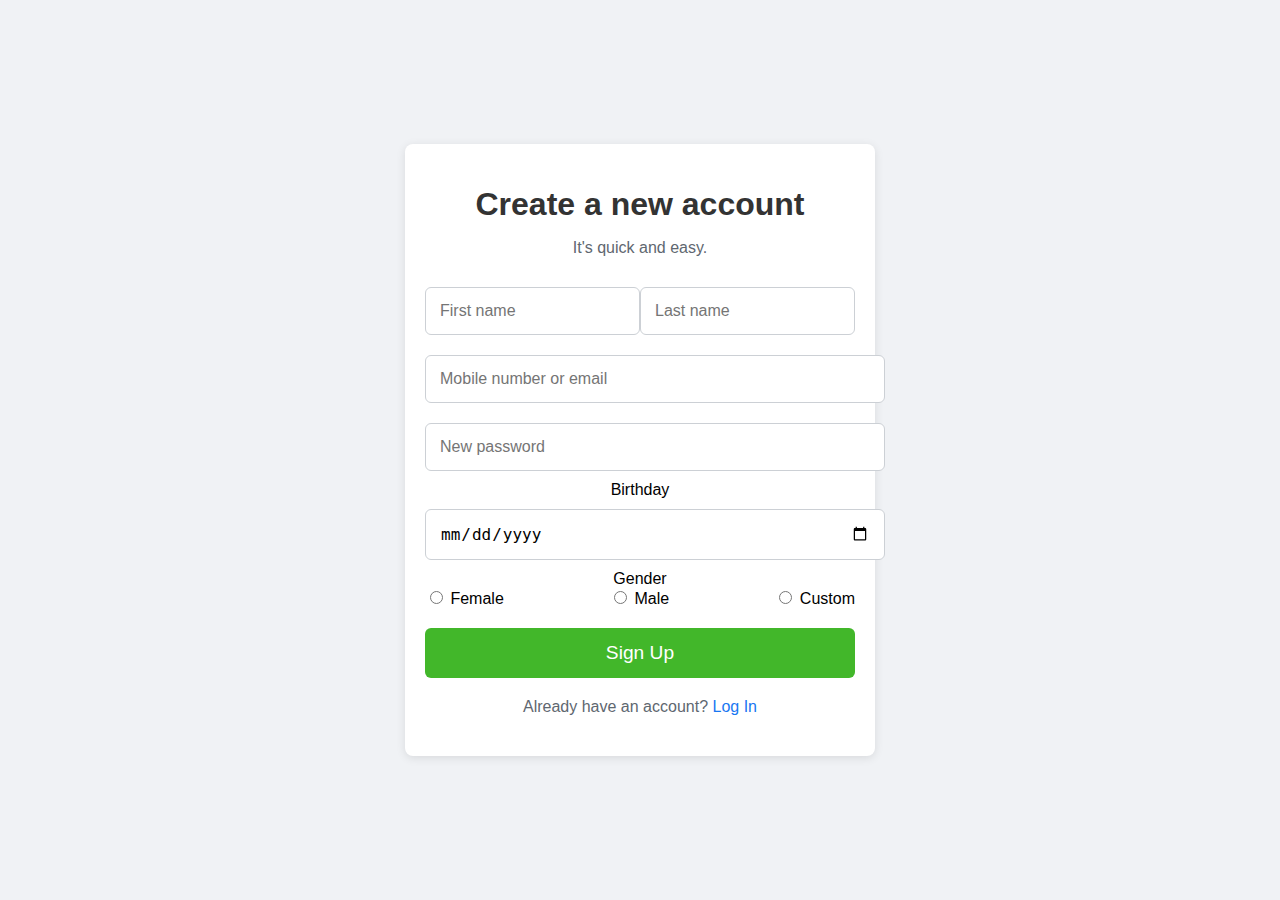
<file: user.html>
<!DOCTYPE html>
<html lang="en">
<head>
    <meta charset="UTF-8">
    <meta name="viewport" content="width=device-width, initial-scale=1.0">
    <title>Sign Up for Facebook</title>
    <style>
        body {
            font-family: Arial, sans-serif;
            background-color: #f0f2f5;
            display: flex;
            justify-content: center;
            align-items: center;
            height: 100vh;
            margin: 0;
        }
        .container {
            width: 430px;
            background-color: white;
            border-radius: 8px;
            box-shadow: 0 2px 10px rgba(0, 0, 0, 0.1);
            padding: 20px;
            text-align: center;
        }
        .container h1 {
            color: #333;
            margin-bottom: 10px;
        }
        .container p {
            color: #606770;
            font-size: 1rem;
            margin-bottom: 20px;
        }
        .input {
            width: 100%;
            margin: 10px 0;
            padding: 14px;
            font-size: 1rem;
            border: 1px solid #ccd0d5;
            border-radius: 6px;
        }
        .name {
            display: flex;
            justify-content: space-between;
        }
        .name .input {
            width: 48%;
        }
        .select {
            width: 100%;
            margin: 10px 0;
            padding: 14px;
            font-size: 1rem;
            border: 1px solid #ccd0d5;
            border-radius: 6px;
        }
        .signup-btn {
            width: 100%;
            padding: 14px;
            font-size: 1.2rem;
            color: white;
            background-color: #42b72a;
            border: none;
            border-radius: 6px;
            cursor: pointer;
            margin-top: 20px;
        }
        .signup-btn:hover {
            background-color: #36a420;
        }
        .login-link {
            margin-top: 20px;
        }
        .login-link a {
            color: #1877f2;
            text-decoration: none;
            font-size: 1rem;
        }
        .login-link a:hover {
            text-decoration: underline;
        }
    </style>
</head>
<body>
    <div class="container">
        <h1>Create a new account</h1>
        <p>It's quick and easy.</p>
        <form>
            <div class="name">
                <input type="text" class="input" placeholder="First name" required>
                <input type="text" class="input" placeholder="Last name" required>
            </div>
            <input type="text" class="input" placeholder="Mobile number or email" required>
            <input type="password" class="input" placeholder="New password" required>

            <label for="birthday">Birthday</label>
            <input type="date" id="birthday" class="select" required>

            <label>Gender</label>
            <div class="name">
                <label><input type="radio" name="gender" value="female"> Female</label>
                <label><input type="radio" name="gender" value="male"> Male</label>
                <label><input type="radio" name="gender" value="custom"> Custom</label>
            </div>

            <button type="submit" class="signup-btn">Sign Up</button>
        </form>

        <div class="login-link">
            <p>Already have an account? <a href="#">Log In</a></p>
        </div>
    </div>
</body>
</html>
</file>
